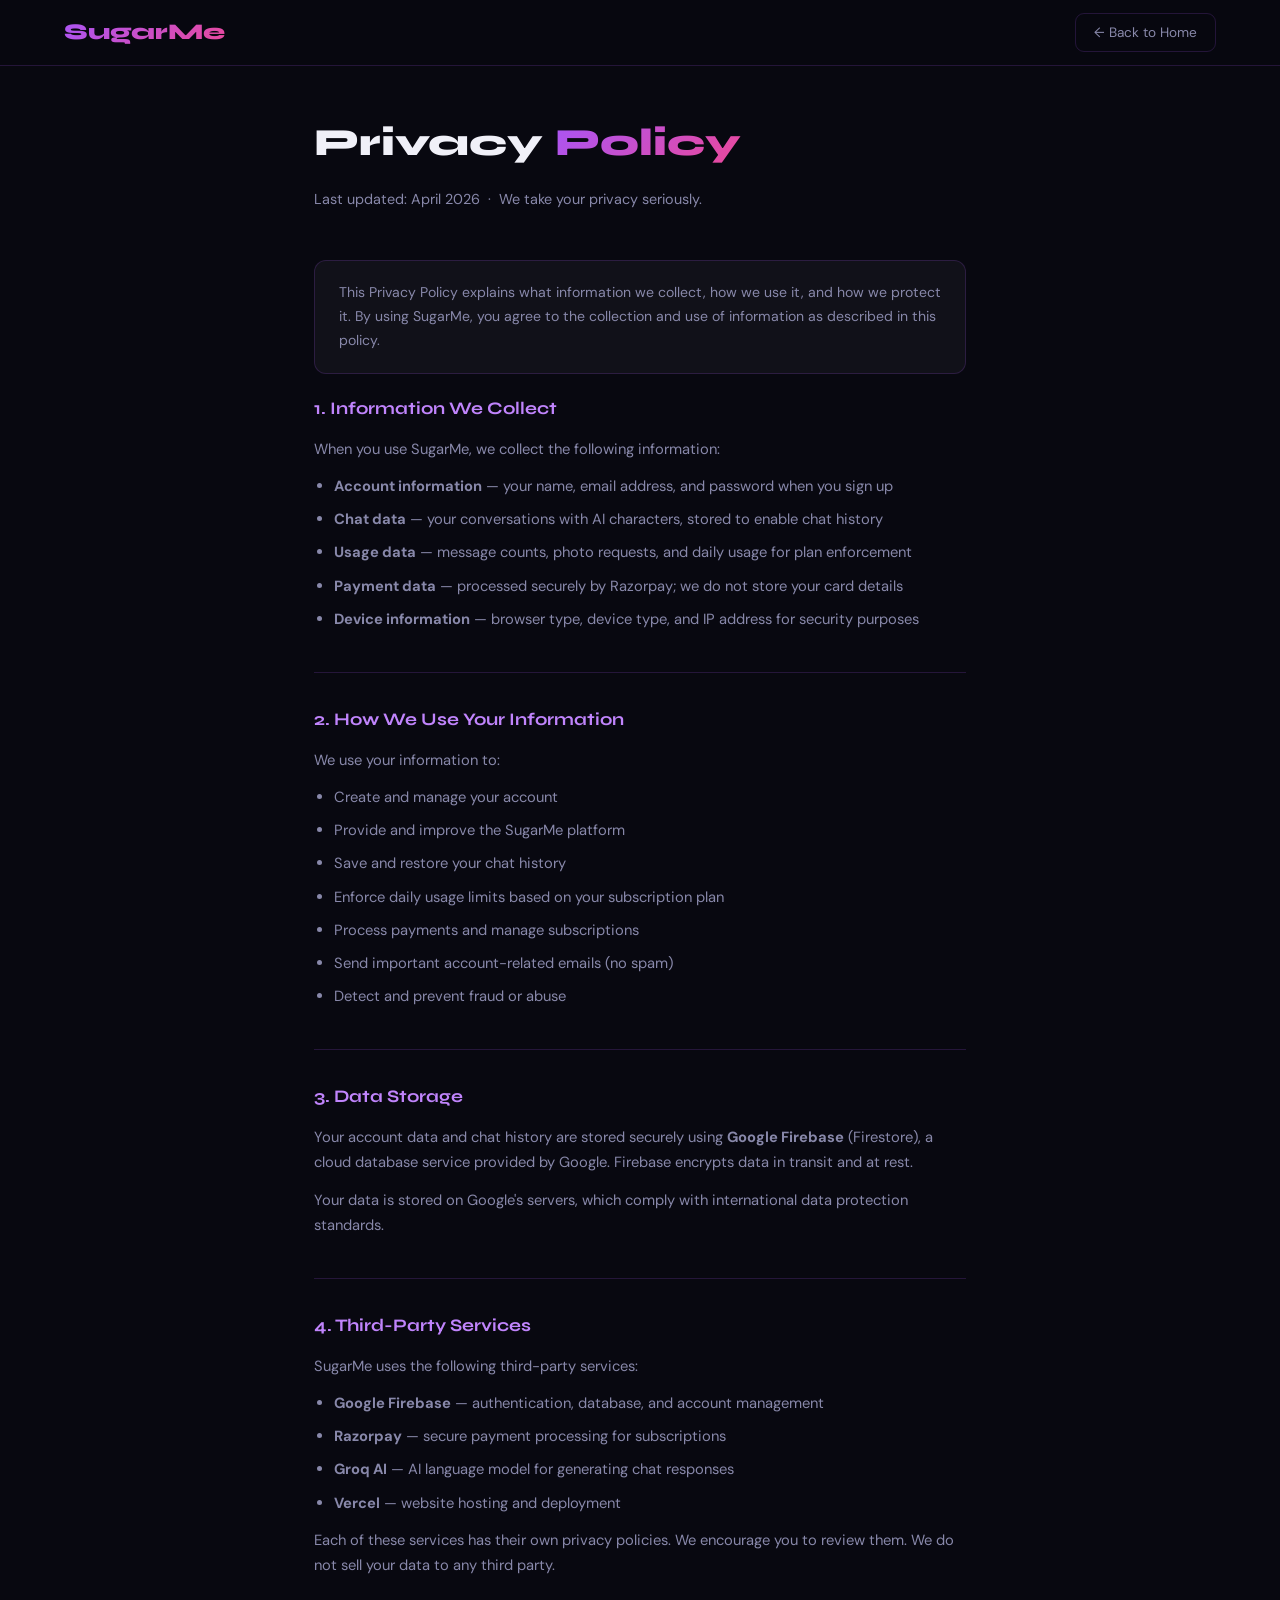
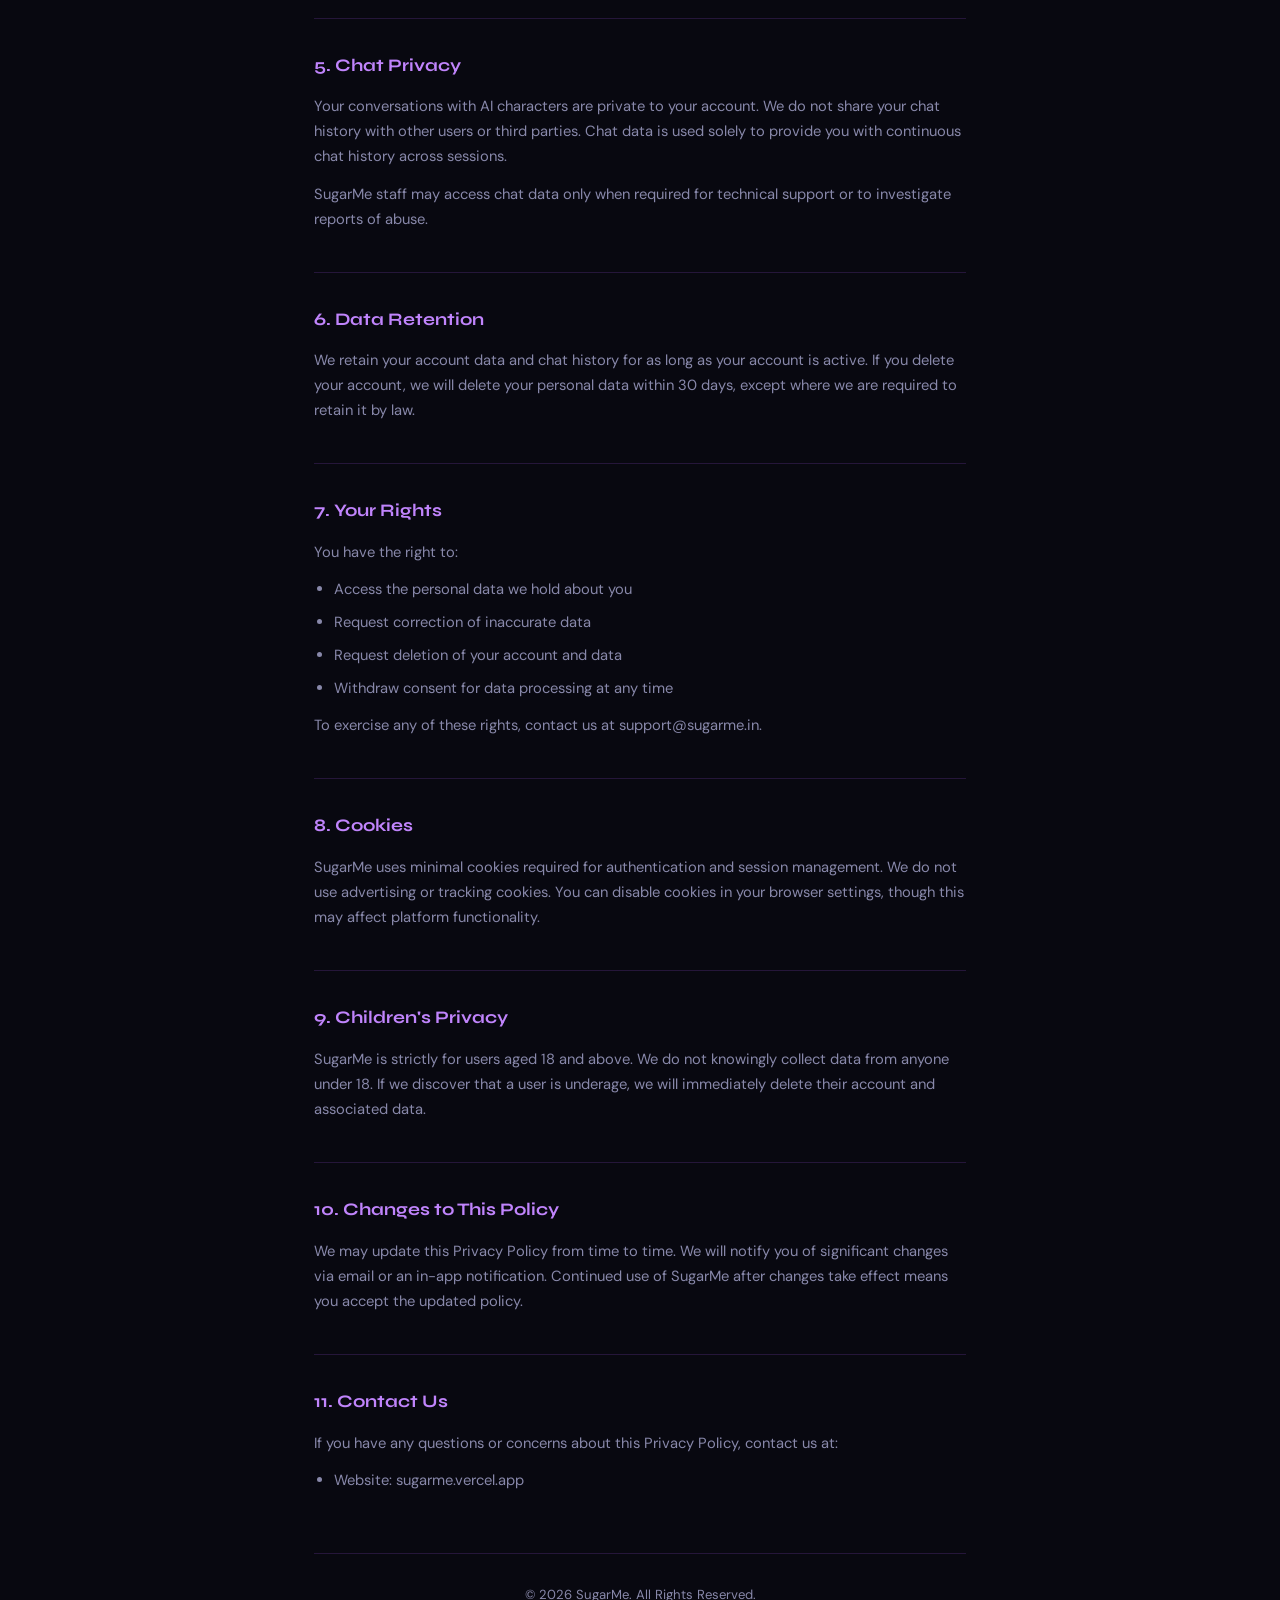
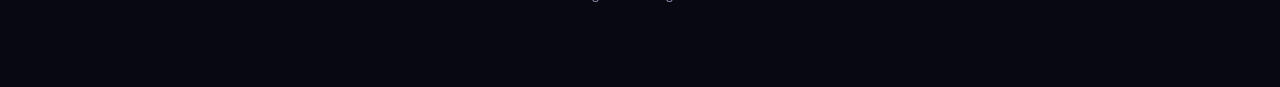
<file: pages/privacy.html>
<!DOCTYPE html>
<html lang="en">
<head>
<meta charset="UTF-8"/>
<meta name="viewport" content="width=device-width, initial-scale=1.0"/>
<title>SugarMe — Privacy Policy</title>
<link rel="preconnect" href="https://fonts.googleapis.com">
<link href="https://fonts.googleapis.com/css2?family=Syne:wght@400;600;700;800&family=DM+Sans:wght@300;400;500&display=swap" rel="stylesheet">
<style>
  *, *::before, *::after { box-sizing: border-box; margin: 0; padding: 0; }
  :root { --bg: #080810; --bg2: #0e0e1a; --bg3: #13131f; --purple: #a855f7; --grad: linear-gradient(135deg, #a855f7, #ec4899); --text: #f0f0f8; --muted: #8888aa; --border: rgba(168,85,247,0.18); --card: rgba(255,255,255,0.04); }
  body { background: var(--bg); color: var(--text); font-family: 'DM Sans', sans-serif; line-height: 1.7; }
  nav { position: fixed; top: 0; left: 0; right: 0; z-index: 100; display: flex; align-items: center; justify-content: space-between; padding: 0 5%; height: 66px; background: rgba(8,8,16,0.9); backdrop-filter: blur(18px); border-bottom: 1px solid var(--border); }
  .nav-logo { font-family: 'Syne', sans-serif; font-size: 1.4rem; font-weight: 800; background: var(--grad); -webkit-background-clip: text; -webkit-text-fill-color: transparent; text-decoration: none; }
  .nav-back { background: none; border: 1px solid var(--border); color: var(--muted); padding: 7px 18px; border-radius: 9px; font-size: 0.85rem; cursor: pointer; font-family: 'DM Sans', sans-serif; text-decoration: none; transition: .2s; }
  .nav-back:hover { border-color: var(--purple); color: var(--text); }
  .page-wrap { max-width: 780px; margin: 0 auto; padding: 110px 5% 80px; }
  .page-header { margin-bottom: 48px; }
  .page-header h1 { font-family: 'Syne', sans-serif; font-size: 2.4rem; font-weight: 800; margin-bottom: 12px; }
  .page-header p { color: var(--muted); font-size: 0.9rem; }
  .section { margin-bottom: 40px; }
  .section h2 { font-family: 'Syne', sans-serif; font-size: 1.1rem; font-weight: 700; margin-bottom: 14px; color: #c084fc; }
  .section p { color: var(--muted); font-size: 0.92rem; margin-bottom: 12px; }
  .section ul { color: var(--muted); font-size: 0.92rem; padding-left: 20px; display: flex; flex-direction: column; gap: 8px; margin-bottom: 12px; }
  .divider { height: 1px; background: var(--border); margin: 32px 0; }
  .highlight-box { background: var(--card); border: 1px solid var(--border); border-radius: 12px; padding: 20px 24px; margin-bottom: 20px; }
  .highlight-box p { color: var(--muted); font-size: 0.88rem; margin: 0; }
  .footer-note { display: block; text-align: center; color: var(--muted); font-size: 0.82rem; margin-top: 60px; padding-top: 30px; border-top: 1px solid var(--border); }
</style>
</head>
<body>

<nav>
  <a href="/index.html" class="nav-logo">SugarMe</a>
  <a href="/index.html" class="nav-back">← Back to Home</a>
</nav>

<div class="page-wrap">
  <div class="page-header">
    <h1>Privacy <span style="background:var(--grad);-webkit-background-clip:text;-webkit-text-fill-color:transparent;">Policy</span></h1>
    <p>Last updated: April 2026 &nbsp;·&nbsp; We take your privacy seriously.</p>
  </div>

  <div class="highlight-box">
    <p>This Privacy Policy explains what information we collect, how we use it, and how we protect it. By using SugarMe, you agree to the collection and use of information as described in this policy.</p>
  </div>

  <div class="section">
    <h2>1. Information We Collect</h2>
    <p>When you use SugarMe, we collect the following information:</p>
    <ul>
      <li><strong>Account information</strong> — your name, email address, and password when you sign up</li>
      <li><strong>Chat data</strong> — your conversations with AI characters, stored to enable chat history</li>
      <li><strong>Usage data</strong> — message counts, photo requests, and daily usage for plan enforcement</li>
      <li><strong>Payment data</strong> — processed securely by Razorpay; we do not store your card details</li>
      <li><strong>Device information</strong> — browser type, device type, and IP address for security purposes</li>
    </ul>
  </div>

  <div class="divider"></div>

  <div class="section">
    <h2>2. How We Use Your Information</h2>
    <p>We use your information to:</p>
    <ul>
      <li>Create and manage your account</li>
      <li>Provide and improve the SugarMe platform</li>
      <li>Save and restore your chat history</li>
      <li>Enforce daily usage limits based on your subscription plan</li>
      <li>Process payments and manage subscriptions</li>
      <li>Send important account-related emails (no spam)</li>
      <li>Detect and prevent fraud or abuse</li>
    </ul>
  </div>

  <div class="divider"></div>

  <div class="section">
    <h2>3. Data Storage</h2>
    <p>Your account data and chat history are stored securely using <strong>Google Firebase</strong> (Firestore), a cloud database service provided by Google. Firebase encrypts data in transit and at rest.</p>
    <p>Your data is stored on Google's servers, which comply with international data protection standards.</p>
  </div>

  <div class="divider"></div>

  <div class="section">
    <h2>4. Third-Party Services</h2>
    <p>SugarMe uses the following third-party services:</p>
    <ul>
      <li><strong>Google Firebase</strong> — authentication, database, and account management</li>
      <li><strong>Razorpay</strong> — secure payment processing for subscriptions</li>
      <li><strong>Groq AI</strong> — AI language model for generating chat responses</li>
      <li><strong>Vercel</strong> — website hosting and deployment</li>
    </ul>
    <p>Each of these services has their own privacy policies. We encourage you to review them. We do not sell your data to any third party.</p>
  </div>

  <div class="divider"></div>

  <div class="section">
    <h2>5. Chat Privacy</h2>
    <p>Your conversations with AI characters are private to your account. We do not share your chat history with other users or third parties. Chat data is used solely to provide you with continuous chat history across sessions.</p>
    <p>SugarMe staff may access chat data only when required for technical support or to investigate reports of abuse.</p>
  </div>

  <div class="divider"></div>

  <div class="section">
    <h2>6. Data Retention</h2>
    <p>We retain your account data and chat history for as long as your account is active. If you delete your account, we will delete your personal data within 30 days, except where we are required to retain it by law.</p>
  </div>

  <div class="divider"></div>

  <div class="section">
    <h2>7. Your Rights</h2>
    <p>You have the right to:</p>
    <ul>
      <li>Access the personal data we hold about you</li>
      <li>Request correction of inaccurate data</li>
      <li>Request deletion of your account and data</li>
      <li>Withdraw consent for data processing at any time</li>
    </ul>
    <p>To exercise any of these rights, contact us at support@sugarme.in.</p>
  </div>

  <div class="divider"></div>

  <div class="section">
    <h2>8. Cookies</h2>
    <p>SugarMe uses minimal cookies required for authentication and session management. We do not use advertising or tracking cookies. You can disable cookies in your browser settings, though this may affect platform functionality.</p>
  </div>

  <div class="divider"></div>

  <div class="section">
    <h2>9. Children's Privacy</h2>
    <p>SugarMe is strictly for users aged 18 and above. We do not knowingly collect data from anyone under 18. If we discover that a user is underage, we will immediately delete their account and associated data.</p>
  </div>

  <div class="divider"></div>

  <div class="section">
    <h2>10. Changes to This Policy</h2>
    <p>We may update this Privacy Policy from time to time. We will notify you of significant changes via email or an in-app notification. Continued use of SugarMe after changes take effect means you accept the updated policy.</p>
  </div>

  <div class="divider"></div>

  <div class="section">
    <h2>11. Contact Us</h2>
    <p>If you have any questions or concerns about this Privacy Policy, contact us at:</p>
    <ul>
      <li>Website: sugarme.vercel.app</li>
    </ul>
  </div>

  <span class="footer-note">© 2026 SugarMe. All Rights Reserved.</span>
</div>

</body>
</html>
</file>
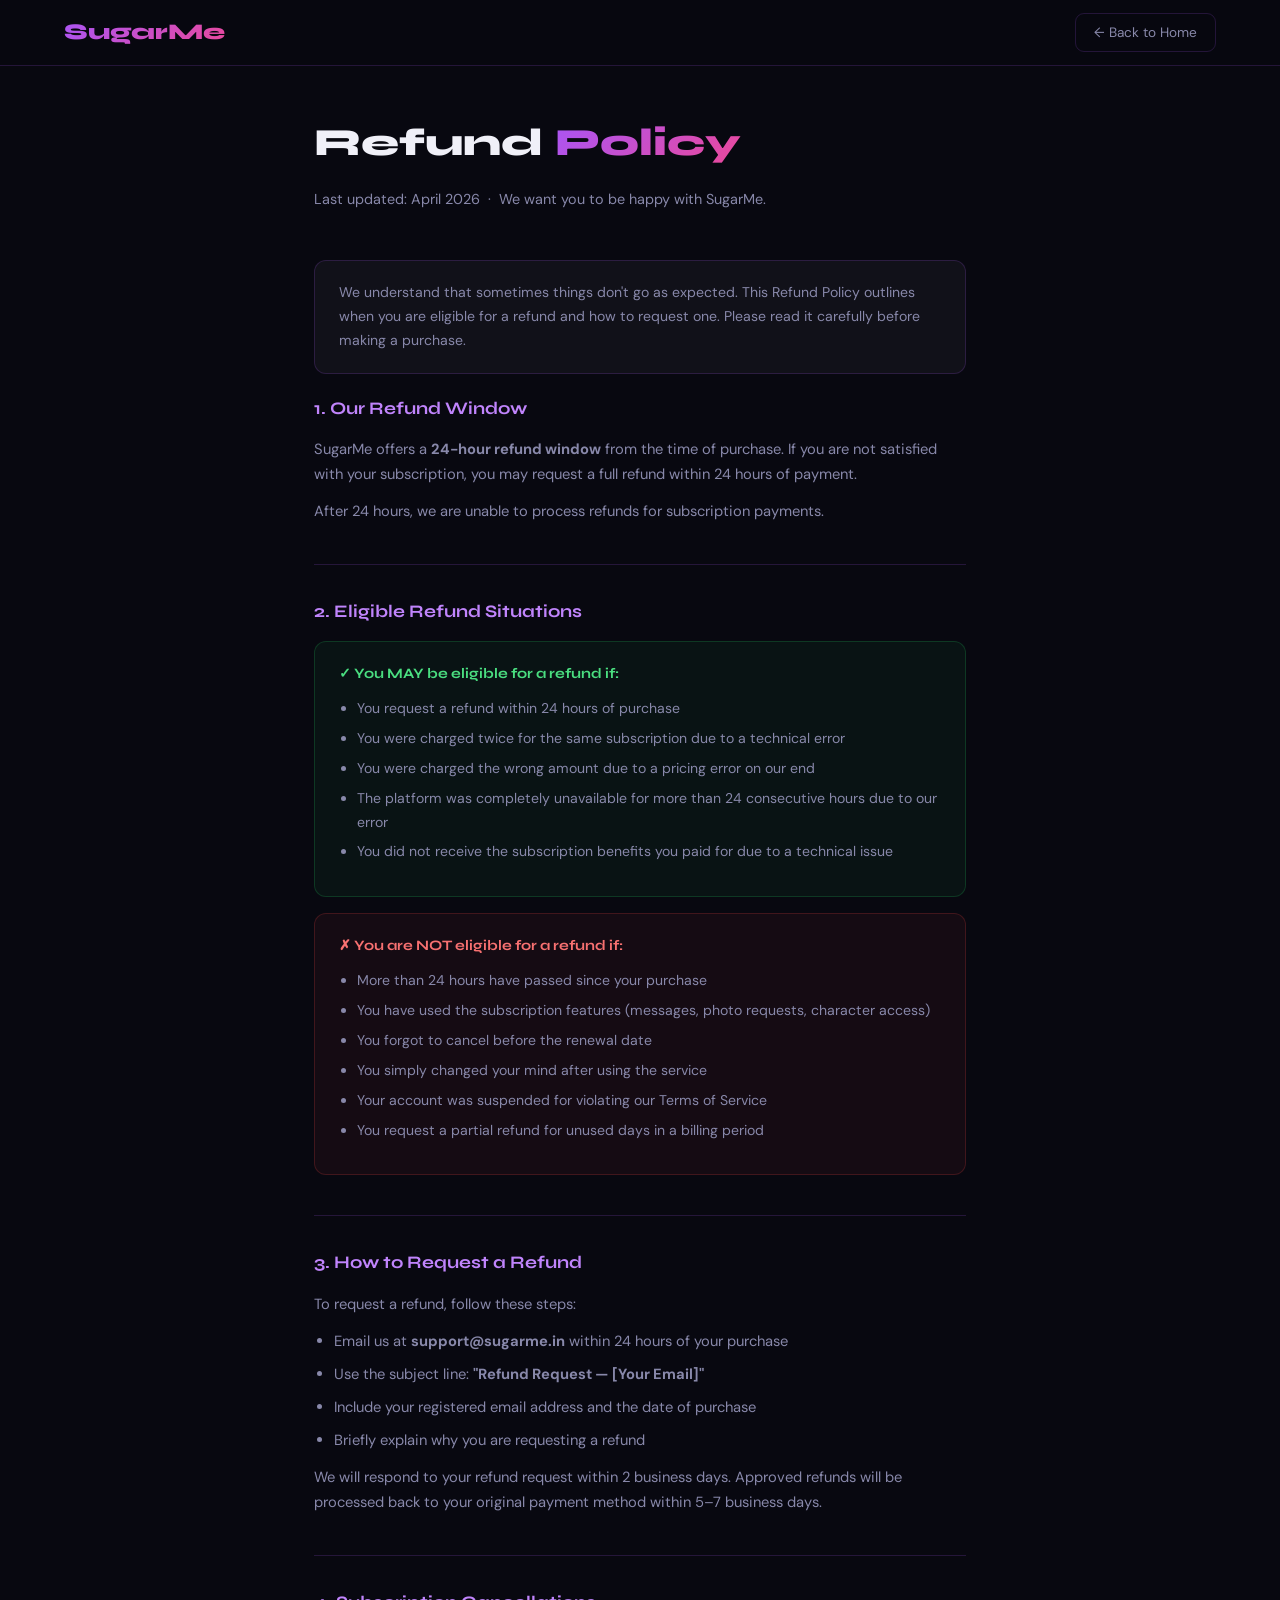
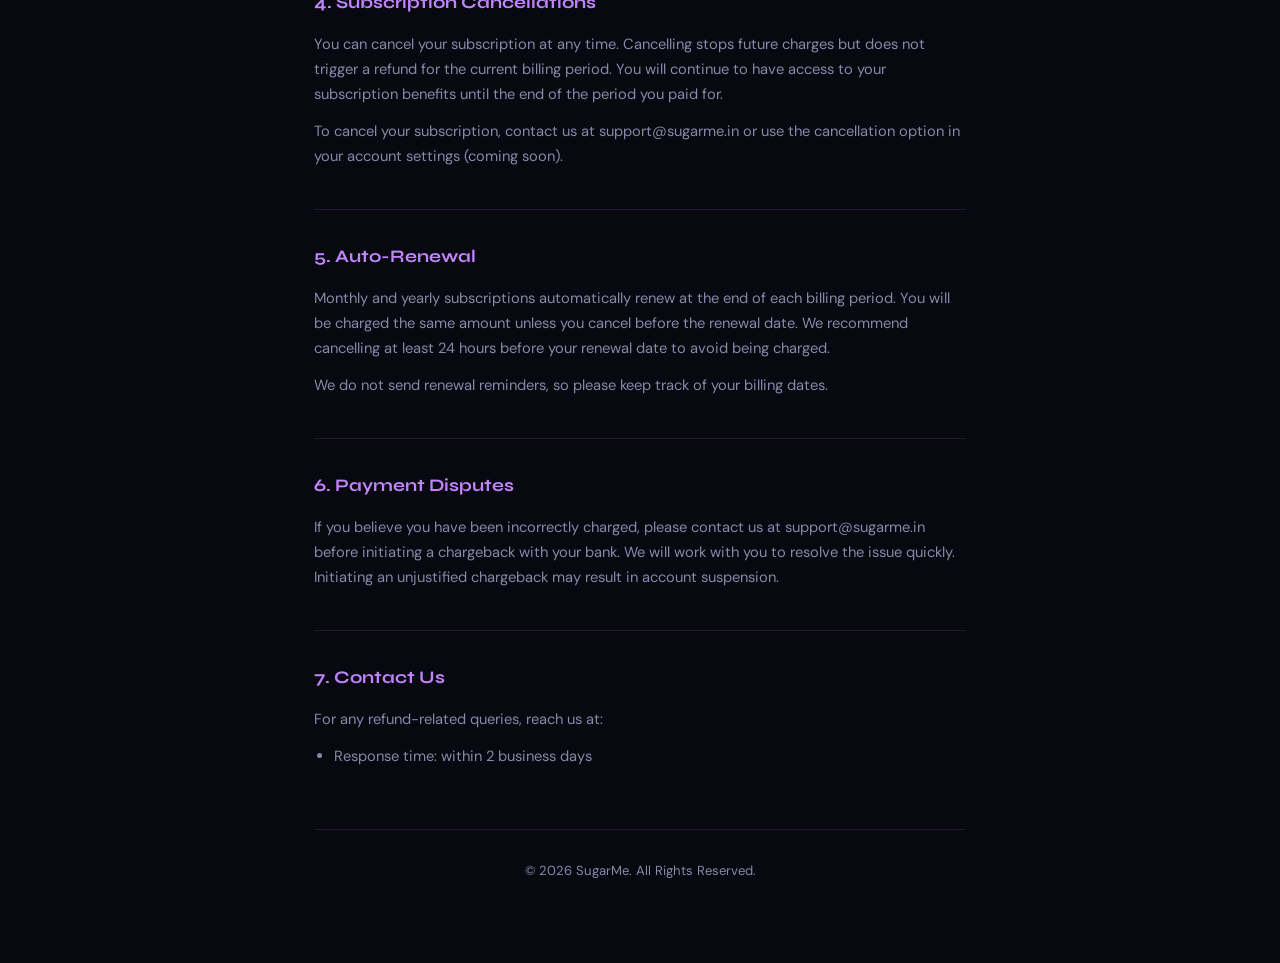
<file: pages/refund.html>
<!DOCTYPE html>
<html lang="en">
<head>
<meta charset="UTF-8"/>
<meta name="viewport" content="width=device-width, initial-scale=1.0"/>
<title>SugarMe — Refund Policy</title>
<link rel="preconnect" href="https://fonts.googleapis.com">
<link href="https://fonts.googleapis.com/css2?family=Syne:wght@400;600;700;800&family=DM+Sans:wght@300;400;500&display=swap" rel="stylesheet">
<style>
  *, *::before, *::after { box-sizing: border-box; margin: 0; padding: 0; }
  :root { --bg: #080810; --bg2: #0e0e1a; --grad: linear-gradient(135deg, #a855f7, #ec4899); --text: #f0f0f8; --muted: #8888aa; --border: rgba(168,85,247,0.18); --card: rgba(255,255,255,0.04); }
  body { background: var(--bg); color: var(--text); font-family: 'DM Sans', sans-serif; line-height: 1.7; }
  nav { position: fixed; top: 0; left: 0; right: 0; z-index: 100; display: flex; align-items: center; justify-content: space-between; padding: 0 5%; height: 66px; background: rgba(8,8,16,0.9); backdrop-filter: blur(18px); border-bottom: 1px solid var(--border); }
  .nav-logo { font-family: 'Syne', sans-serif; font-size: 1.4rem; font-weight: 800; background: var(--grad); -webkit-background-clip: text; -webkit-text-fill-color: transparent; text-decoration: none; }
  .nav-back { background: none; border: 1px solid var(--border); color: var(--muted); padding: 7px 18px; border-radius: 9px; font-size: 0.85rem; text-decoration: none; transition: .2s; }
  .nav-back:hover { border-color: #a855f7; color: var(--text); }
  .page-wrap { max-width: 780px; margin: 0 auto; padding: 110px 5% 80px; }
  .page-header { margin-bottom: 48px; }
  .page-header h1 { font-family: 'Syne', sans-serif; font-size: 2.4rem; font-weight: 800; margin-bottom: 12px; }
  .page-header p { color: var(--muted); font-size: 0.9rem; }
  .section { margin-bottom: 40px; }
  .section h2 { font-family: 'Syne', sans-serif; font-size: 1.1rem; font-weight: 700; margin-bottom: 14px; color: #c084fc; }
  .section p { color: var(--muted); font-size: 0.92rem; margin-bottom: 12px; }
  .section ul { color: var(--muted); font-size: 0.92rem; padding-left: 20px; display: flex; flex-direction: column; gap: 8px; margin-bottom: 12px; }
  .divider { height: 1px; background: var(--border); margin: 32px 0; }
  .highlight-box { background: var(--card); border: 1px solid var(--border); border-radius: 12px; padding: 20px 24px; margin-bottom: 20px; }
  .highlight-box p { color: var(--muted); font-size: 0.88rem; margin: 0; }
  .eligible-box { background: rgba(34,197,94,0.06); border: 1px solid rgba(34,197,94,0.2); border-radius: 12px; padding: 20px 24px; margin-bottom: 16px; }
  .eligible-box h3 { font-family: 'Syne', sans-serif; font-weight: 700; font-size: 0.9rem; color: #4ade80; margin-bottom: 10px; }
  .eligible-box ul { color: var(--muted); font-size: 0.88rem; padding-left: 18px; display: flex; flex-direction: column; gap: 6px; }
  .noteligible-box { background: rgba(239,68,68,0.06); border: 1px solid rgba(239,68,68,0.2); border-radius: 12px; padding: 20px 24px; margin-bottom: 16px; }
  .noteligible-box h3 { font-family: 'Syne', sans-serif; font-weight: 700; font-size: 0.9rem; color: #f87171; margin-bottom: 10px; }
  .noteligible-box ul { color: var(--muted); font-size: 0.88rem; padding-left: 18px; display: flex; flex-direction: column; gap: 6px; }
  .footer-note { display: block; text-align: center; color: var(--muted); font-size: 0.82rem; margin-top: 60px; padding-top: 30px; border-top: 1px solid var(--border); }
</style>
</head>
<body>

<nav>
  <a href="/index.html" class="nav-logo">SugarMe</a>
  <a href="/index.html" class="nav-back">← Back to Home</a>
</nav>

<div class="page-wrap">
  <div class="page-header">
    <h1>Refund <span style="background:var(--grad);-webkit-background-clip:text;-webkit-text-fill-color:transparent;">Policy</span></h1>
    <p>Last updated: April 2026 &nbsp;·&nbsp; We want you to be happy with SugarMe.</p>
  </div>

  <div class="highlight-box">
    <p>We understand that sometimes things don't go as expected. This Refund Policy outlines when you are eligible for a refund and how to request one. Please read it carefully before making a purchase.</p>
  </div>

  <div class="section">
    <h2>1. Our Refund Window</h2>
    <p>SugarMe offers a <strong>24-hour refund window</strong> from the time of purchase. If you are not satisfied with your subscription, you may request a full refund within 24 hours of payment.</p>
    <p>After 24 hours, we are unable to process refunds for subscription payments.</p>
  </div>

  <div class="divider"></div>

  <div class="section">
    <h2>2. Eligible Refund Situations</h2>

    <div class="eligible-box">
      <h3>✓ You MAY be eligible for a refund if:</h3>
      <ul>
        <li>You request a refund within 24 hours of purchase</li>
        <li>You were charged twice for the same subscription due to a technical error</li>
        <li>You were charged the wrong amount due to a pricing error on our end</li>
        <li>The platform was completely unavailable for more than 24 consecutive hours due to our error</li>
        <li>You did not receive the subscription benefits you paid for due to a technical issue</li>
      </ul>
    </div>

    <div class="noteligible-box">
      <h3>✗ You are NOT eligible for a refund if:</h3>
      <ul>
        <li>More than 24 hours have passed since your purchase</li>
        <li>You have used the subscription features (messages, photo requests, character access)</li>
        <li>You forgot to cancel before the renewal date</li>
        <li>You simply changed your mind after using the service</li>
        <li>Your account was suspended for violating our Terms of Service</li>
        <li>You request a partial refund for unused days in a billing period</li>
      </ul>
    </div>
  </div>

  <div class="divider"></div>

  <div class="section">
    <h2>3. How to Request a Refund</h2>
    <p>To request a refund, follow these steps:</p>
    <ul>
      <li>Email us at <strong>support@sugarme.in</strong> within 24 hours of your purchase</li>
      <li>Use the subject line: <strong>"Refund Request — [Your Email]"</strong></li>
      <li>Include your registered email address and the date of purchase</li>
      <li>Briefly explain why you are requesting a refund</li>
    </ul>
    <p>We will respond to your refund request within 2 business days. Approved refunds will be processed back to your original payment method within 5–7 business days.</p>
  </div>

  <div class="divider"></div>

  <div class="section">
    <h2>4. Subscription Cancellations</h2>
    <p>You can cancel your subscription at any time. Cancelling stops future charges but does not trigger a refund for the current billing period. You will continue to have access to your subscription benefits until the end of the period you paid for.</p>
    <p>To cancel your subscription, contact us at support@sugarme.in or use the cancellation option in your account settings (coming soon).</p>
  </div>

  <div class="divider"></div>

  <div class="section">
    <h2>5. Auto-Renewal</h2>
    <p>Monthly and yearly subscriptions automatically renew at the end of each billing period. You will be charged the same amount unless you cancel before the renewal date. We recommend cancelling at least 24 hours before your renewal date to avoid being charged.</p>
    <p>We do not send renewal reminders, so please keep track of your billing dates.</p>
  </div>

  <div class="divider"></div>

  <div class="section">
    <h2>6. Payment Disputes</h2>
    <p>If you believe you have been incorrectly charged, please contact us at support@sugarme.in before initiating a chargeback with your bank. We will work with you to resolve the issue quickly. Initiating an unjustified chargeback may result in account suspension.</p>
  </div>

  <div class="divider"></div>

  <div class="section">
    <h2>7. Contact Us</h2>
    <p>For any refund-related queries, reach us at:</p>
    <ul>
      <li>Response time: within 2 business days</li>
    </ul>
  </div>

  <span class="footer-note">© 2026 SugarMe. All Rights Reserved.</span>
</div>

</body>
</html>
</file>
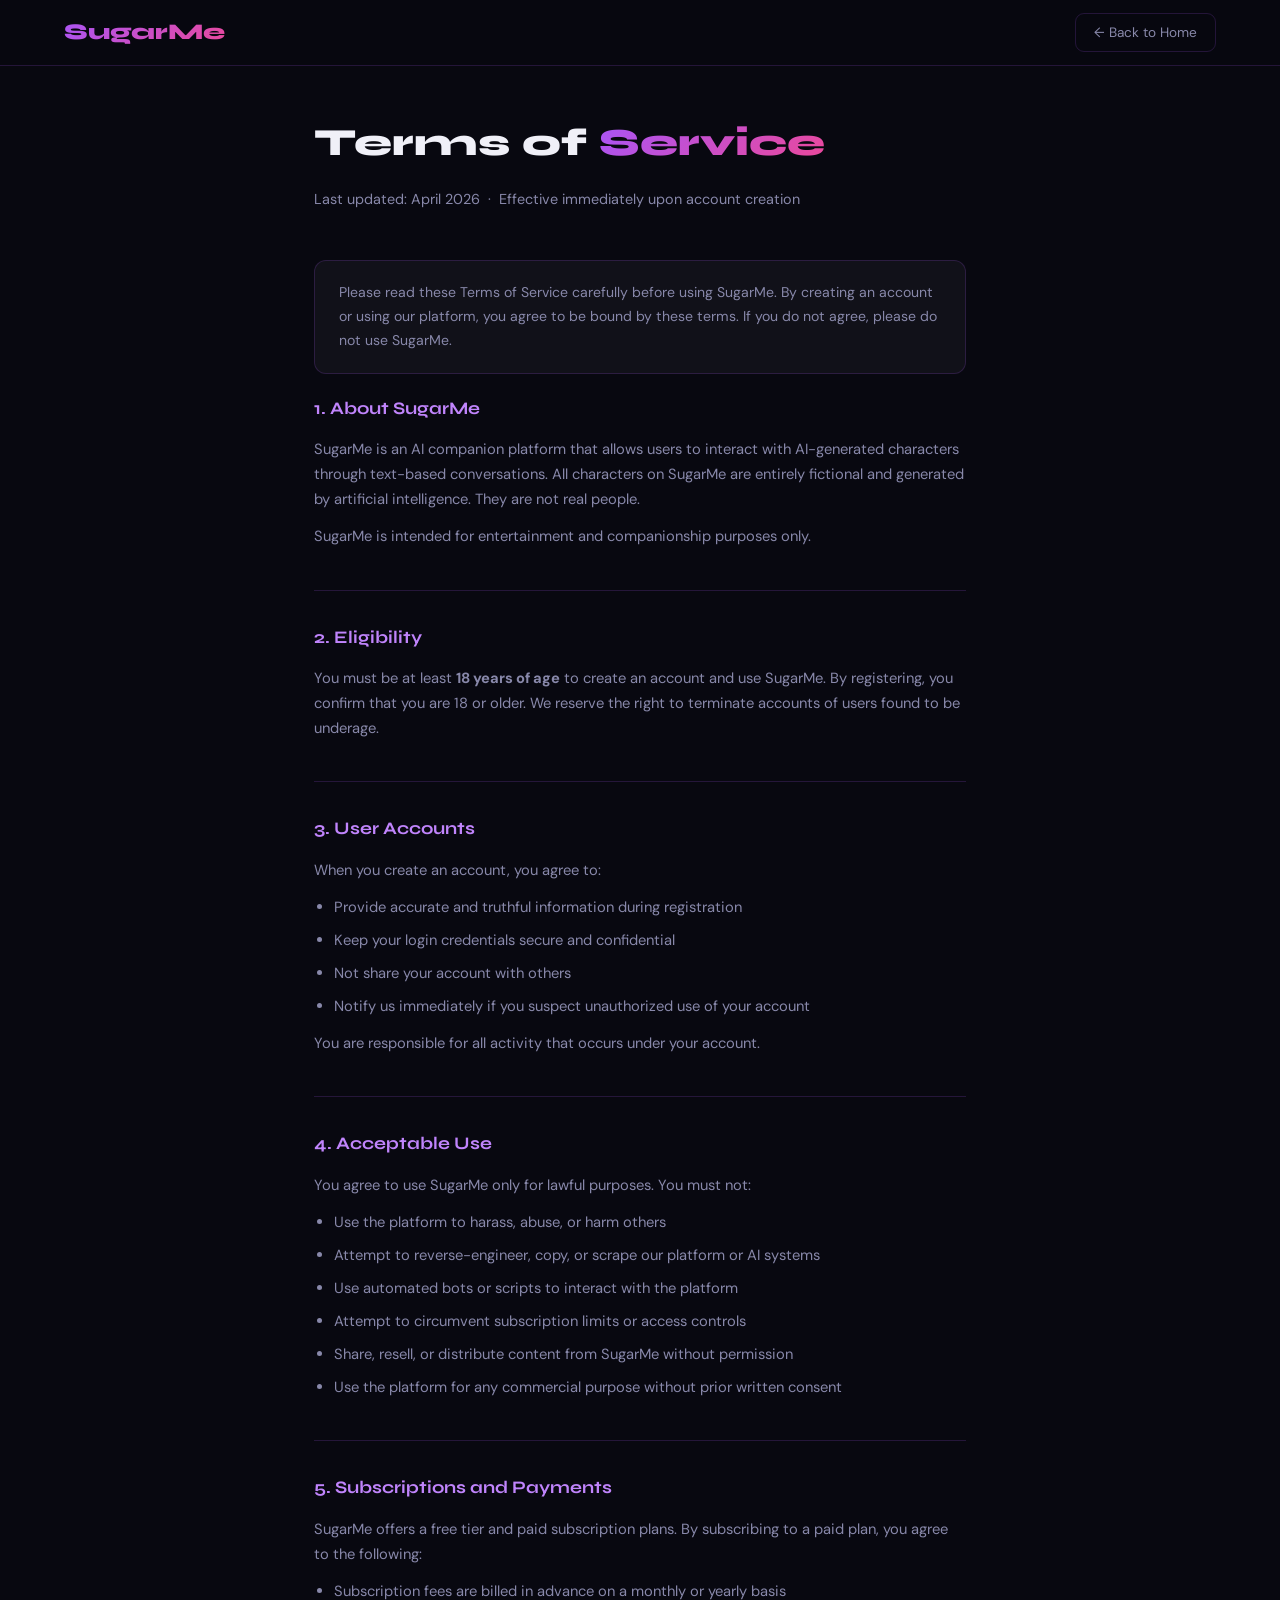
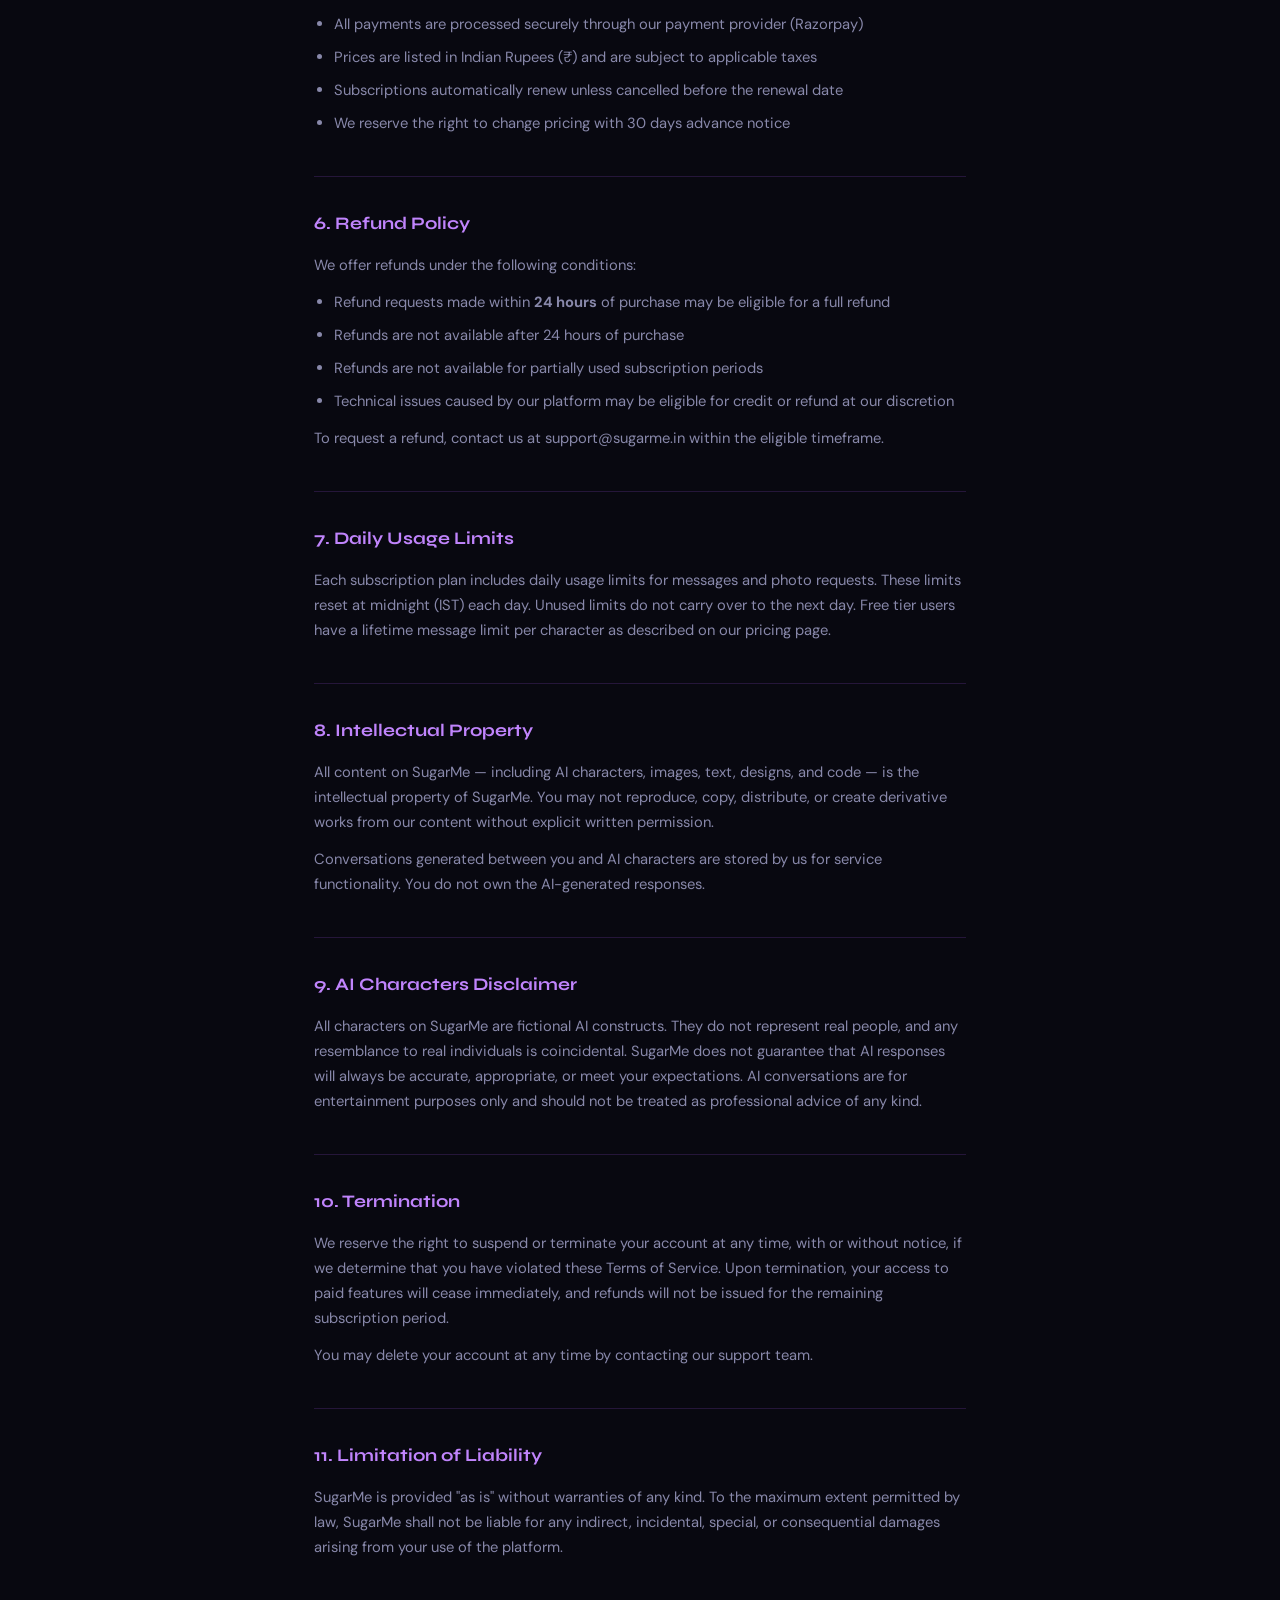
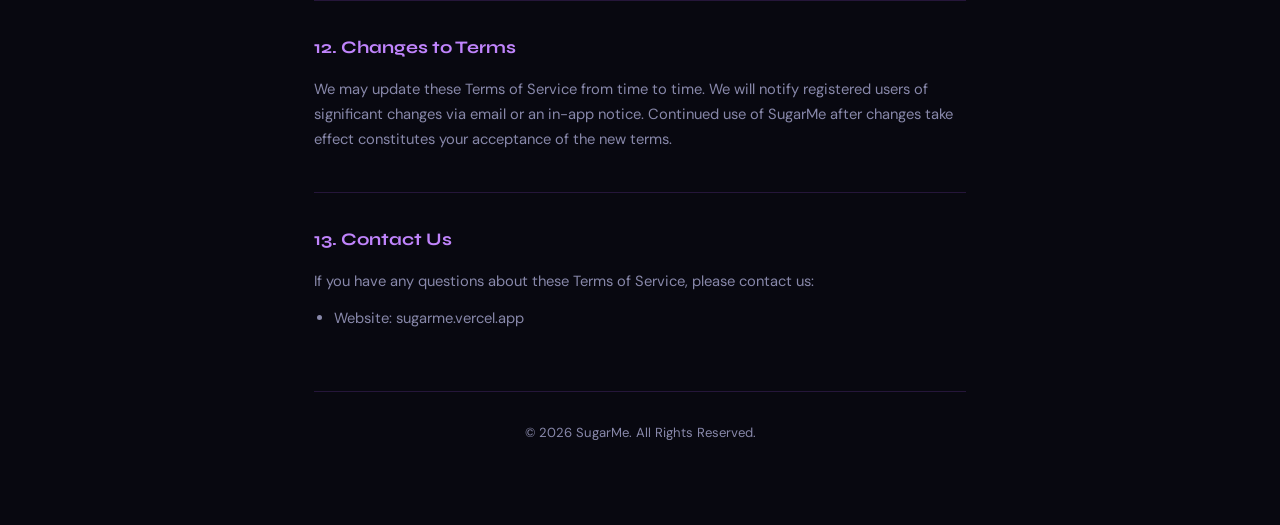
<file: pages/terms.html>
<!DOCTYPE html>
<html lang="en">
<head>
<meta charset="UTF-8"/>
<meta name="viewport" content="width=device-width, initial-scale=1.0"/>
<title>SugarMe — Terms of Service</title>
<link rel="preconnect" href="https://fonts.googleapis.com">
<link href="https://fonts.googleapis.com/css2?family=Syne:wght@400;600;700;800&family=DM+Sans:wght@300;400;500&display=swap" rel="stylesheet">
<style>
  *, *::before, *::after { box-sizing: border-box; margin: 0; padding: 0; }
  :root { --bg: #080810; --bg2: #0e0e1a; --bg3: #13131f; --purple: #a855f7; --pink: #ec4899; --grad: linear-gradient(135deg, #a855f7, #ec4899); --text: #f0f0f8; --muted: #8888aa; --border: rgba(168,85,247,0.18); --card: rgba(255,255,255,0.04); }
  html { scroll-behavior: smooth; }
  body { background: var(--bg); color: var(--text); font-family: 'DM Sans', sans-serif; line-height: 1.7; }
  nav { position: fixed; top: 0; left: 0; right: 0; z-index: 100; display: flex; align-items: center; justify-content: space-between; padding: 0 5%; height: 66px; background: rgba(8,8,16,0.9); backdrop-filter: blur(18px); border-bottom: 1px solid var(--border); }
  .nav-logo { font-family: 'Syne', sans-serif; font-size: 1.4rem; font-weight: 800; background: var(--grad); -webkit-background-clip: text; -webkit-text-fill-color: transparent; text-decoration: none; }
  .nav-back { background: none; border: 1px solid var(--border); color: var(--muted); padding: 7px 18px; border-radius: 9px; font-size: 0.85rem; cursor: pointer; font-family: 'DM Sans', sans-serif; text-decoration: none; transition: .2s; }
  .nav-back:hover { border-color: var(--purple); color: var(--text); }
  .page-wrap { max-width: 780px; margin: 0 auto; padding: 110px 5% 80px; }
  .page-header { margin-bottom: 48px; }
  .page-header h1 { font-family: 'Syne', sans-serif; font-size: 2.4rem; font-weight: 800; margin-bottom: 12px; }
  .page-header p { color: var(--muted); font-size: 0.9rem; }
  .section { margin-bottom: 40px; }
  .section h2 { font-family: 'Syne', sans-serif; font-size: 1.1rem; font-weight: 700; margin-bottom: 14px; color: #c084fc; }
  .section p { color: var(--muted); font-size: 0.92rem; margin-bottom: 12px; }
  .section ul { color: var(--muted); font-size: 0.92rem; padding-left: 20px; display: flex; flex-direction: column; gap: 8px; margin-bottom: 12px; }
  .divider { height: 1px; background: var(--border); margin: 32px 0; }
  .highlight-box { background: var(--card); border: 1px solid var(--border); border-radius: 12px; padding: 20px 24px; margin-bottom: 20px; }
  .highlight-box p { color: var(--muted); font-size: 0.88rem; margin: 0; }
  footer-note { display: block; text-align: center; color: var(--muted); font-size: 0.82rem; margin-top: 60px; padding-top: 30px; border-top: 1px solid var(--border); }
</style>
</head>
<body>

<nav>
  <a href="/index.html" class="nav-logo">SugarMe</a>
  <a href="/index.html" class="nav-back">← Back to Home</a>
</nav>

<div class="page-wrap">
  <div class="page-header">
    <h1>Terms of <span style="background:var(--grad);-webkit-background-clip:text;-webkit-text-fill-color:transparent;">Service</span></h1>
    <p>Last updated: April 2026 &nbsp;·&nbsp; Effective immediately upon account creation</p>
  </div>

  <div class="highlight-box">
    <p>Please read these Terms of Service carefully before using SugarMe. By creating an account or using our platform, you agree to be bound by these terms. If you do not agree, please do not use SugarMe.</p>
  </div>

  <div class="section">
    <h2>1. About SugarMe</h2>
    <p>SugarMe is an AI companion platform that allows users to interact with AI-generated characters through text-based conversations. All characters on SugarMe are entirely fictional and generated by artificial intelligence. They are not real people.</p>
    <p>SugarMe is intended for entertainment and companionship purposes only.</p>
  </div>

  <div class="divider"></div>

  <div class="section">
    <h2>2. Eligibility</h2>
    <p>You must be at least <strong>18 years of age</strong> to create an account and use SugarMe. By registering, you confirm that you are 18 or older. We reserve the right to terminate accounts of users found to be underage.</p>
  </div>

  <div class="divider"></div>

  <div class="section">
    <h2>3. User Accounts</h2>
    <p>When you create an account, you agree to:</p>
    <ul>
      <li>Provide accurate and truthful information during registration</li>
      <li>Keep your login credentials secure and confidential</li>
      <li>Not share your account with others</li>
      <li>Notify us immediately if you suspect unauthorized use of your account</li>
    </ul>
    <p>You are responsible for all activity that occurs under your account.</p>
  </div>

  <div class="divider"></div>

  <div class="section">
    <h2>4. Acceptable Use</h2>
    <p>You agree to use SugarMe only for lawful purposes. You must not:</p>
    <ul>
      <li>Use the platform to harass, abuse, or harm others</li>
      <li>Attempt to reverse-engineer, copy, or scrape our platform or AI systems</li>
      <li>Use automated bots or scripts to interact with the platform</li>
      <li>Attempt to circumvent subscription limits or access controls</li>
      <li>Share, resell, or distribute content from SugarMe without permission</li>
      <li>Use the platform for any commercial purpose without prior written consent</li>
    </ul>
  </div>

  <div class="divider"></div>

  <div class="section">
    <h2>5. Subscriptions and Payments</h2>
    <p>SugarMe offers a free tier and paid subscription plans. By subscribing to a paid plan, you agree to the following:</p>
    <ul>
      <li>Subscription fees are billed in advance on a monthly or yearly basis</li>
      <li>All payments are processed securely through our payment provider (Razorpay)</li>
      <li>Prices are listed in Indian Rupees (₹) and are subject to applicable taxes</li>
      <li>Subscriptions automatically renew unless cancelled before the renewal date</li>
      <li>We reserve the right to change pricing with 30 days advance notice</li>
    </ul>
  </div>

  <div class="divider"></div>

  <div class="section">
    <h2>6. Refund Policy</h2>
    <p>We offer refunds under the following conditions:</p>
    <ul>
      <li>Refund requests made within <strong>24 hours</strong> of purchase may be eligible for a full refund</li>
      <li>Refunds are not available after 24 hours of purchase</li>
      <li>Refunds are not available for partially used subscription periods</li>
      <li>Technical issues caused by our platform may be eligible for credit or refund at our discretion</li>
    </ul>
    <p>To request a refund, contact us at support@sugarme.in within the eligible timeframe.</p>
  </div>

  <div class="divider"></div>

  <div class="section">
    <h2>7. Daily Usage Limits</h2>
    <p>Each subscription plan includes daily usage limits for messages and photo requests. These limits reset at midnight (IST) each day. Unused limits do not carry over to the next day. Free tier users have a lifetime message limit per character as described on our pricing page.</p>
  </div>

  <div class="divider"></div>

  <div class="section">
    <h2>8. Intellectual Property</h2>
    <p>All content on SugarMe — including AI characters, images, text, designs, and code — is the intellectual property of SugarMe. You may not reproduce, copy, distribute, or create derivative works from our content without explicit written permission.</p>
    <p>Conversations generated between you and AI characters are stored by us for service functionality. You do not own the AI-generated responses.</p>
  </div>

  <div class="divider"></div>

  <div class="section">
    <h2>9. AI Characters Disclaimer</h2>
    <p>All characters on SugarMe are fictional AI constructs. They do not represent real people, and any resemblance to real individuals is coincidental. SugarMe does not guarantee that AI responses will always be accurate, appropriate, or meet your expectations. AI conversations are for entertainment purposes only and should not be treated as professional advice of any kind.</p>
  </div>

  <div class="divider"></div>

  <div class="section">
    <h2>10. Termination</h2>
    <p>We reserve the right to suspend or terminate your account at any time, with or without notice, if we determine that you have violated these Terms of Service. Upon termination, your access to paid features will cease immediately, and refunds will not be issued for the remaining subscription period.</p>
    <p>You may delete your account at any time by contacting our support team.</p>
  </div>

  <div class="divider"></div>

  <div class="section">
    <h2>11. Limitation of Liability</h2>
    <p>SugarMe is provided "as is" without warranties of any kind. To the maximum extent permitted by law, SugarMe shall not be liable for any indirect, incidental, special, or consequential damages arising from your use of the platform.</p>
  </div>

  <div class="divider"></div>

  <div class="section">
    <h2>12. Changes to Terms</h2>
    <p>We may update these Terms of Service from time to time. We will notify registered users of significant changes via email or an in-app notice. Continued use of SugarMe after changes take effect constitutes your acceptance of the new terms.</p>
  </div>

  <div class="divider"></div>

  <div class="section">
    <h2>13. Contact Us</h2>
    <p>If you have any questions about these Terms of Service, please contact us:</p>
    <ul>
      <li>Website: sugarme.vercel.app</li>
    </ul>
  </div>

  <footer-note>© 2026 SugarMe. All Rights Reserved.</footer-note>
</div>

</body>
</html>
</file>
